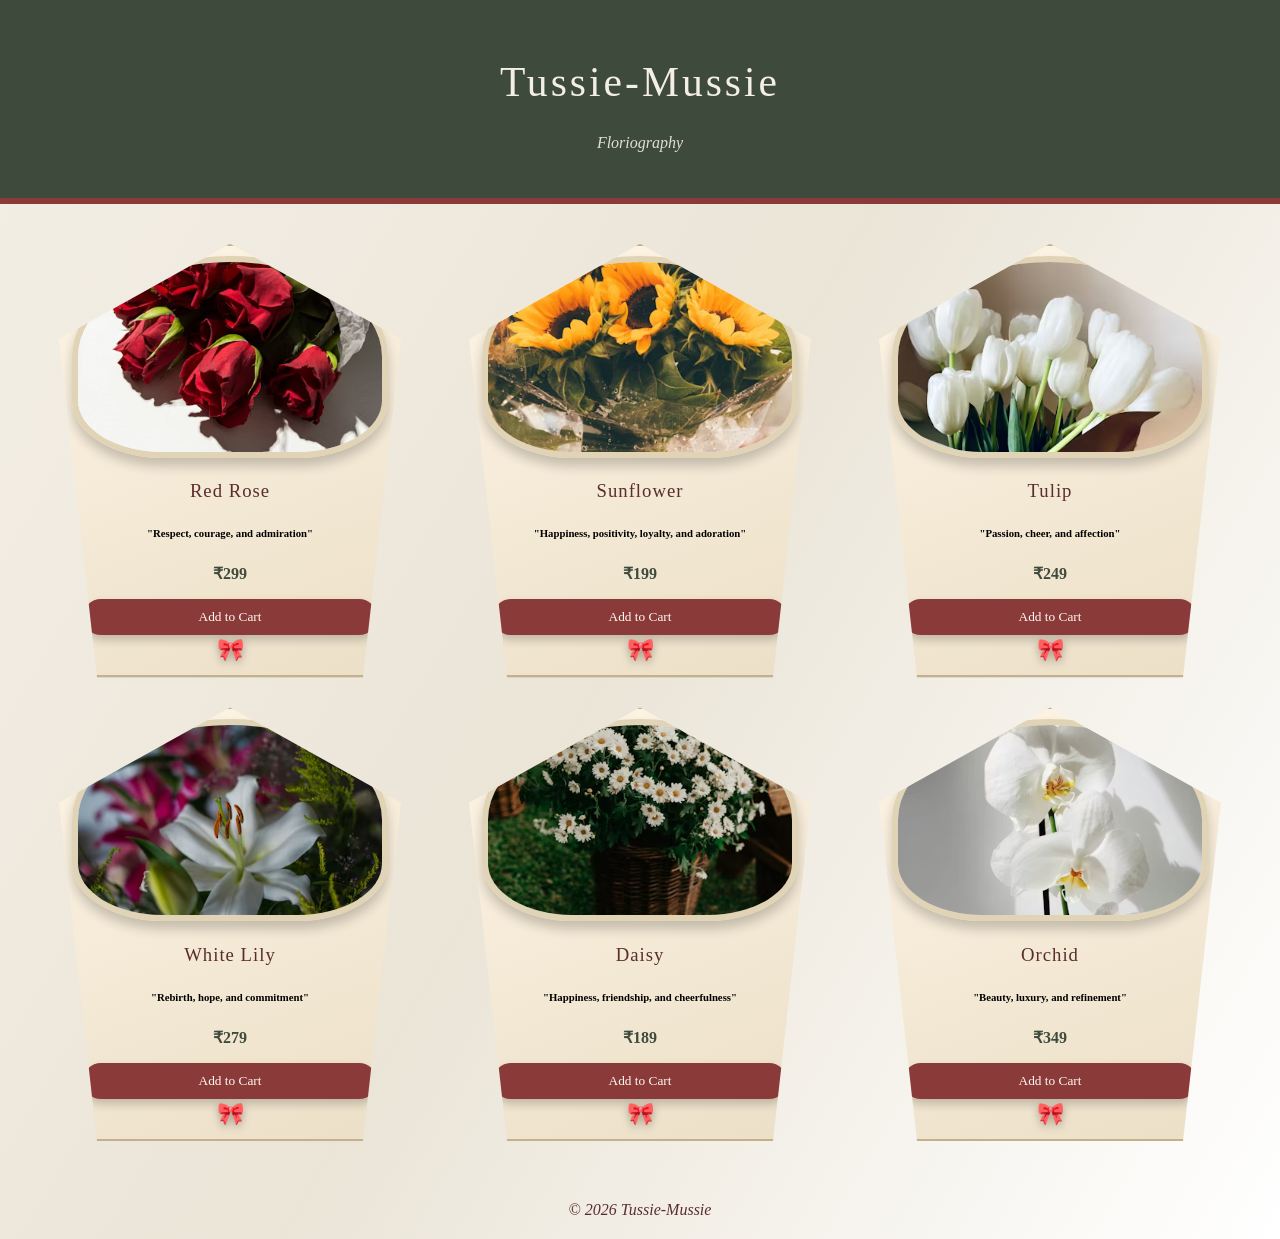
<file: index.html>
<!DOCTYPE html>
<html lang="en">
<head>
    <meta charset="UTF-8">
    <meta name="viewport" content="width=device-width,initial-scale=1.0">

    <title>Bloom Valley - Florist</title>
    <link rel="stylesheet" href="style.css">
    <link rel="manifest" href="manifest.json">
<meta name="theme-color" content="#ebe5d8">
</head>

<body>

<header>
    <h1>Tussie-Mussie</h1>
    <p>Floriography</p>
</header>

<div class="grid">

   <div class="card" data-name="Red Rose" data-price="299" data-availability="In stock" data-image="ro.png">
    <img src="ro.png" alt="Red Rose">
    <h3>Red Rose</h3>
    <h6>"Respect, courage, and admiration"</h6>
    <p>₹299</p>
    <button class="add-to-cart">Add to Cart</button>
</div>

    <div class="card" data-name="Sunflower" data-price="199" data-availability="In stock" data-image="sun.png">
        <img src="sun.png" alt="Sunflower">
        <h3>Sunflower</h3>
        <h6>"Happiness, positivity, loyalty, and adoration"</h6>
        <p>₹199</p>
        <button class="add-to-cart">Add to Cart</button>
    </div>

    <div class="card" data-name="Tulip" data-price="249" data-availability="Limited stock" data-image="flo.png">
        <img src="flo.png" alt="Tulip">
        <h3>Tulip</h3>
        <h6>"Passion, cheer, and affection"</h6>
        <p>₹249</p>
        <button class="add-to-cart">Add to Cart</button>
    </div>

    <div class="card" data-name="White Lily" data-price="279" data-availability="In stock" data-image="da.png">
        <img src="da.png" alt="White Lily">
        <h3>White Lily</h3>
        <h6>"Rebirth, hope, and commitment"</h6>
        <p>₹279</p>
        <button class="add-to-cart">Add to Cart</button>
    </div>

    <div class="card" data-name="Daisy" data-price="189" data-availability="In stock" data-image="dai.png">
        <img src="dai.png" alt="Daisy">
        <h3>Daisy</h3>
        <h6>"Happiness, friendship, and cheerfulness"</h6>
        <p>₹189</p>
        <button class="add-to-cart">Add to Cart</button>
    </div>

    <div class="card" data-name="Orchid" data-price="349" data-availability="Pre-order" data-image="or.png">
        <img src="or.png" alt="Orchid">
        <h3>Orchid</h3>
        <h6>"Beauty, luxury, and refinement"</h6>
        <p>₹349</p>
        <button class="add-to-cart">Add to Cart</button>
    </div>

</div>

<footer>
    © 2026 Tussie-Mussie 
</footer>
<script src="app.js"></script>
</body>
</html>
</file>
<file: style.css>
/* ===== OLD ENGLAND FLORIST THEME – CLEAN VERSION ===== */

body {
    font-family: "Georgia", "Times New Roman", serif;
    margin: 0;

    /* vintage paper background */
    background: linear-gradient(120deg, #f4efe6, #ebe5d8, #ffffff);

    min-height: 100vh;
}

/* ===== HEADER – Victorian Style ===== */
header {
    text-align: center;
    background: #3e4a3c;   /* dark sage */
    color: #f4efe6;

    padding: 30px 20px;
    border-bottom: 6px solid #8b3a3a; /* burgundy line */

    animation: slideDown 1.5s;
}

header h1 {
    font-size: 2.6rem;
    letter-spacing: 3px;
    font-weight: normal;
}

header p {
    font-style: italic;
    opacity: .9;
}

/* ===== GRID LAYOUT ===== */
.grid {
    display: grid;
    grid-template-columns: repeat(auto-fit, minmax(280px, 1fr));

    gap: 30px;
    max-width: 1200px;

    margin: 40px auto;
    padding: 0 20px;
}

/* ===== CONE WRAPPER CARD ===== */
.card {
    position: relative;

    background: linear-gradient(160deg, #fff5e6, #ebdfc7);

    padding: 20px 15px 40px;
    text-align: center;

    /* Cone bouquet shape */
    clip-path: polygon(
        50% 0%,
        95% 22%,
        85% 100%,
        15% 100%,
        5% 22%
    );

    border: 2px solid #c4b08a;
    box-shadow: 0 12px 20px rgba(0,0,0,.18);

    animation: float 6s infinite ease-in-out;
    transition: .4s;
}

.card:hover {
    transform: translateY(-6px);
    box-shadow: 0 15px 30px rgba(0,0,0,.25);
}

/* ===== IMAGE – FLOWERS POP OUT ===== */
.card img {
    width: 88%;
    height: 190px;

    border-radius: 70% 70% 40% 40%;
    border: 6px solid #e0d3b6;

    object-fit: cover;

    margin-top: -10px;
    box-shadow: 0 8px 12px rgba(0,0,0,.2);
}

/* ===== RIBBON EFFECT ===== */
.card::after {
    content: "🎀";
    position: absolute;

    bottom:12px;
    left:50%;
    transform: translateX(-50%);

    font-size: 22px;

    filter: drop-shadow(0 3px 4px rgba(0,0,0,.3));
}


/* ===== TEXT STYLE ===== */
.card h3 {
    color: #5a2d2d;
    font-weight: normal;
    letter-spacing: 1px;
}

.card p {
    color: #3e4a3c;
    font-weight: bold;
}

/* ===== BUTTON ===== */
button {
    background: #8b3a3a;
    color: #fffaf0;

    border: none;
    padding: 10px;
    width: 85%;

    border-radius: 30px;
    font-family: Georgia;

    box-shadow: 0 5px 10px rgba(0,0,0,.2);
}

button:hover {
    background: #5a2d2d;
}

/* ===== FOOTER ===== */
footer {
    text-align: center;
    color: #5a2d2d;

    font-style: italic;
    padding: 20px;
}

/* ===== ANIMATIONS ===== */
@keyframes float {
    0% { transform: translateY(0); }
    50% { transform: translateY(-8px); }
    100% { transform: translateY(0); }
}

@keyframes slideDown {
    from { opacity: 0; transform: translateY(-40px); }
    to { opacity: 1; transform: translateY(0); }
}

/* stagger movement */
.card:nth-child(even){ animation-delay:1s; }
.card:nth-child(3n){ animation-delay:2s; }

/* ===== CART PAGE ===== */
.cart-container {
    max-width: 600px;
    margin: 40px auto;
    padding: 0 20px 40px;
    text-align: center;
}

.cart-card {
    background: linear-gradient(160deg, #fff5e6, #ebdfc7);
    border: 2px solid #c4b08a;
    box-shadow: 0 12px 20px rgba(0,0,0,.18);
    padding: 30px 20px 40px;
    border-radius: 20px;
}

.cart-card img {
    width: 220px;
    height: 220px;
    object-fit: cover;
    border-radius: 70% 70% 40% 40%;
    border: 6px solid #e0d3b6;
    box-shadow: 0 8px 12px rgba(0,0,0,.2);
    margin-bottom: 15px;
}

.cart-card h3 {
    color: #5a2d2d;
    margin-bottom: 10px;
}

.cart-card p {
    color: #3e4a3c;
    margin: 4px 0;
    font-weight: bold;
}

.back-button {
    margin-top: 25px;
    max-width: 260px;
}
</file>
<file: Florist_appdev/style.css>
/* ===== OLD ENGLAND FLORIST THEME – CLEAN VERSION ===== */

body {
    font-family: "Georgia", "Times New Roman", serif;
    margin: 0;

    /* vintage paper background */
    background: linear-gradient(120deg, #f4efe6, #ebe5d8, #ffffff);

    min-height: 100vh;
}

/* ===== HEADER – Victorian Style ===== */
header {
    text-align: center;
    background: #3e4a3c;   /* dark sage */
    color: #f4efe6;

    padding: 30px 20px;
    border-bottom: 6px solid #8b3a3a; /* burgundy line */

    animation: slideDown 1.5s;
}

header h1 {
    font-size: 2.6rem;
    letter-spacing: 3px;
    font-weight: normal;
}

header p {
    font-style: italic;
    opacity: .9;
}

/* ===== GRID LAYOUT ===== */
.grid {
    display: grid;
    grid-template-columns: repeat(auto-fit, minmax(280px, 1fr));

    gap: 30px;
    max-width: 1200px;

    margin: 40px auto;
    padding: 0 20px;
}

/* ===== CONE WRAPPER CARD ===== */
.card {
    position: relative;

    background: linear-gradient(160deg, #fff5e6, #ebdfc7);

    padding: 20px 15px 40px;
    text-align: center;

    /* Cone bouquet shape */
    clip-path: polygon(
        50% 0%,
        95% 22%,
        85% 100%,
        15% 100%,
        5% 22%
    );

    border: 2px solid #c4b08a;
    box-shadow: 0 12px 20px rgba(0,0,0,.18);

    animation: float 6s infinite ease-in-out;
    transition: .4s;
}

.card:hover {
    transform: translateY(-6px);
    box-shadow: 0 15px 30px rgba(0,0,0,.25);
}

/* ===== IMAGE – FLOWERS POP OUT ===== */
.card img {
    width: 88%;
    height: 190px;

    border-radius: 70% 70% 40% 40%;
    border: 6px solid #e0d3b6;

    object-fit: cover;

    margin-top: -10px;
    box-shadow: 0 8px 12px rgba(0,0,0,.2);
}

/* ===== RIBBON EFFECT ===== */
.card::after {
    content: "🎀";
    position: absolute;

    bottom:12px;
    left:50%;
    transform: translateX(-50%);

    font-size: 22px;

    filter: drop-shadow(0 3px 4px rgba(0,0,0,.3));
}


/* ===== TEXT STYLE ===== */
.card h3 {
    color: #5a2d2d;
    font-weight: normal;
    letter-spacing: 1px;
}

.card p {
    color: #3e4a3c;
    font-weight: bold;
}

/* ===== BUTTON ===== */
button {
    background: #8b3a3a;
    color: #fffaf0;

    border: none;
    padding: 10px;
    width: 85%;

    border-radius: 30px;
    font-family: Georgia;

    box-shadow: 0 5px 10px rgba(0,0,0,.2);
}

button:hover {
    background: #5a2d2d;
}

/* ===== FOOTER ===== */
footer {
    text-align: center;
    color: #5a2d2d;

    font-style: italic;
    padding: 20px;
}

/* ===== ANIMATIONS ===== */
@keyframes float {
    0% { transform: translateY(0); }
    50% { transform: translateY(-8px); }
    100% { transform: translateY(0); }
}

@keyframes slideDown {
    from { opacity: 0; transform: translateY(-40px); }
    to { opacity: 1; transform: translateY(0); }
}

/* stagger movement */
.card:nth-child(even){ animation-delay:1s; }
.card:nth-child(3n){ animation-delay:2s; }
</file>
